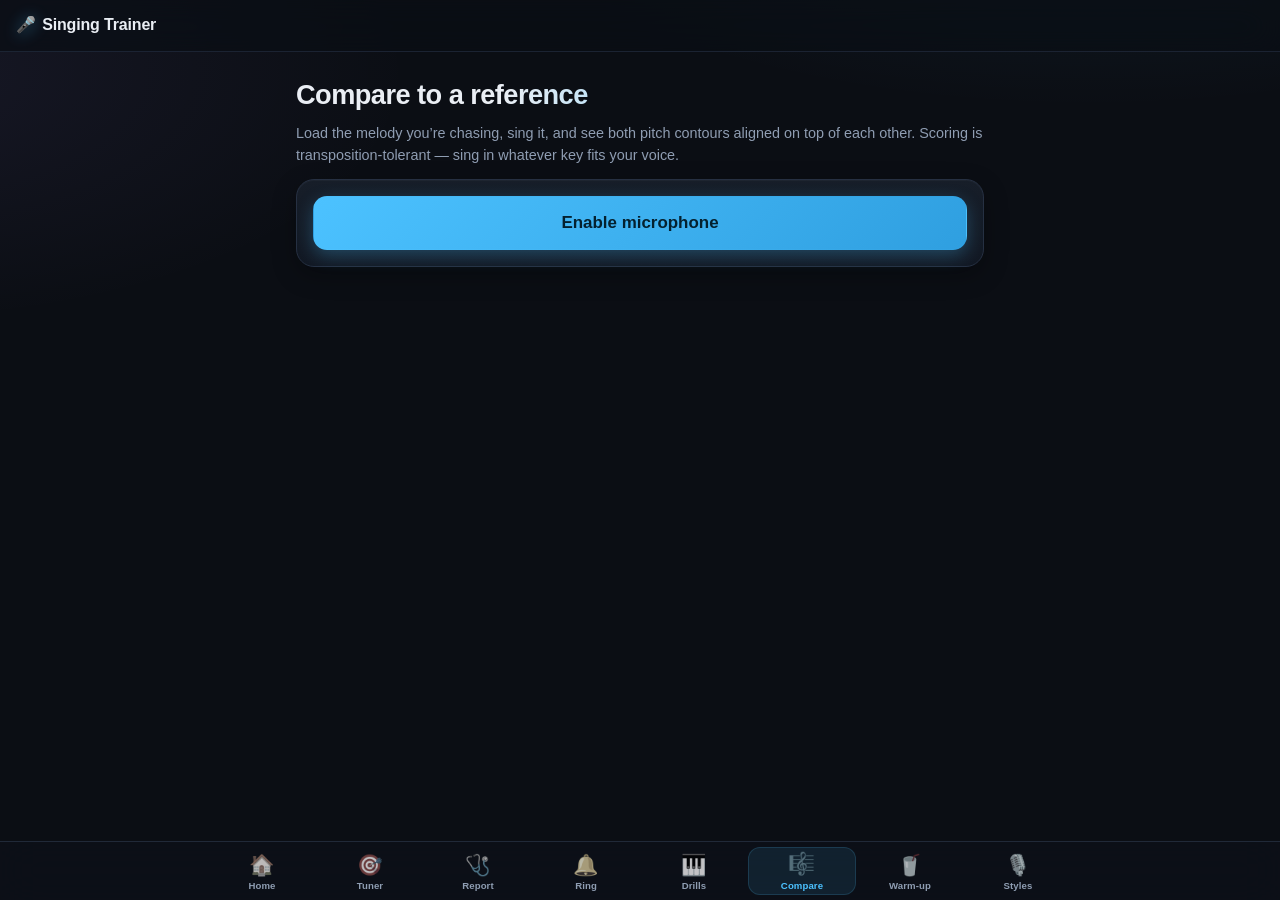
<file: compare.html>
<!DOCTYPE html>
<html lang="en">
<head>
<meta charset="utf-8">
<meta name="viewport" content="width=device-width, initial-scale=1">
<title>Singing Trainer</title>
<meta http-equiv="refresh" content="0;url=./#compare">
</head>
<body>
<p><a href="./#compare">Continue to the Singing Trainer</a></p>
<script>location.replace('./#' + 'compare');</script>
</body>
</html>
</file>
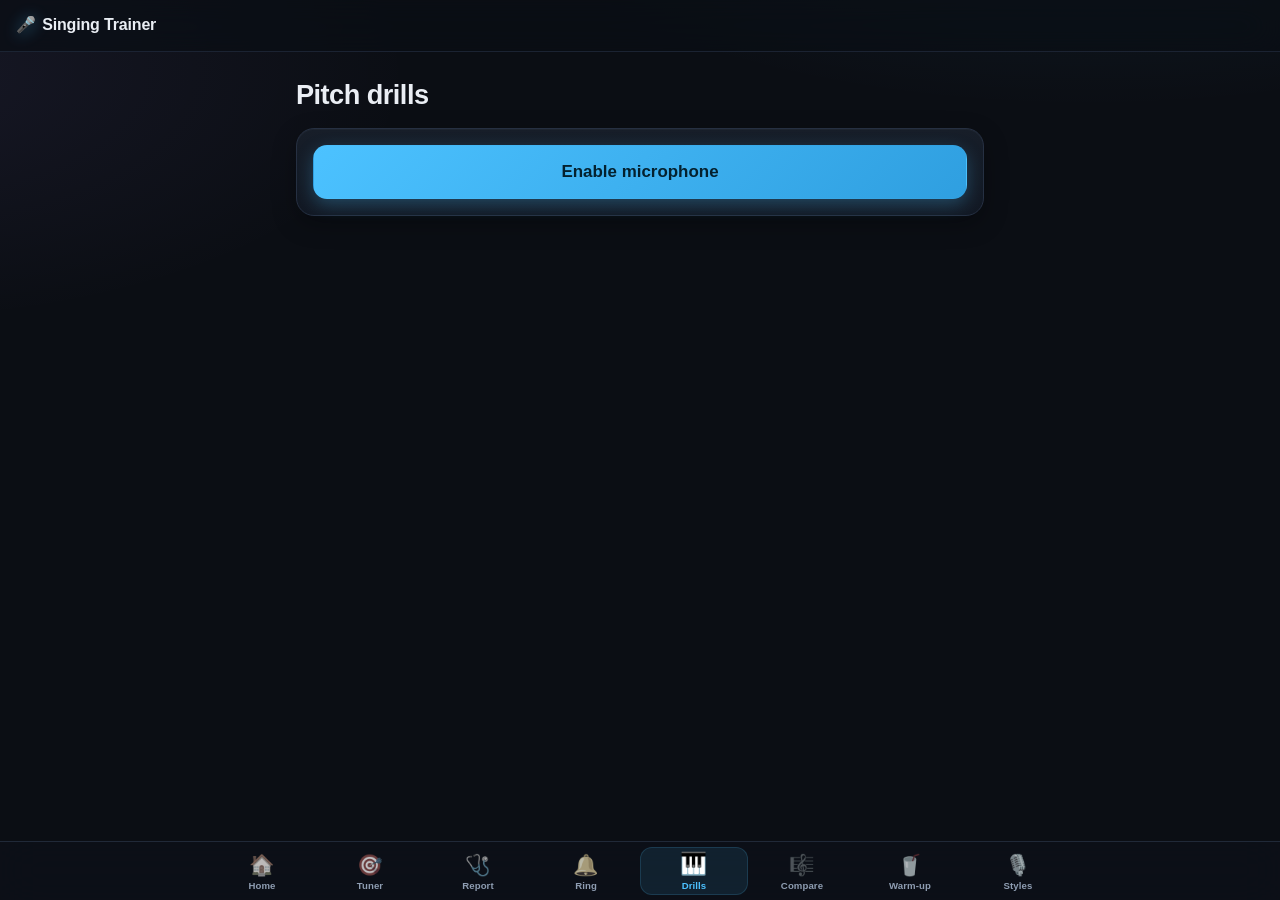
<file: exercises.html>
<!DOCTYPE html>
<html lang="en">
<head>
<meta charset="utf-8">
<meta name="viewport" content="width=device-width, initial-scale=1">
<title>Singing Trainer</title>
<meta http-equiv="refresh" content="0;url=./#drills">
</head>
<body>
<p><a href="./#drills">Continue to the Singing Trainer</a></p>
<script>location.replace('./#drills');</script>
</body>
</html>
</file>
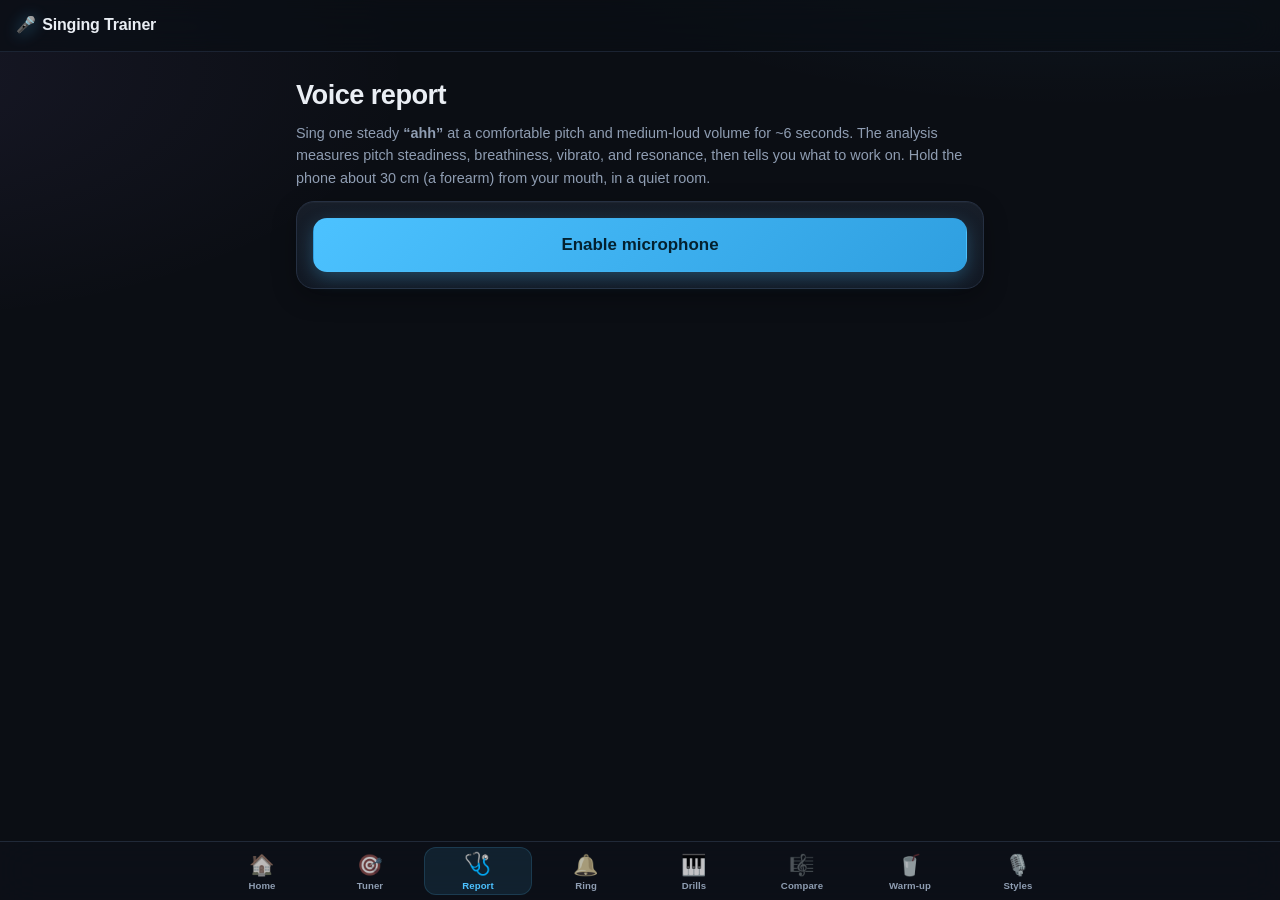
<file: report.html>
<!DOCTYPE html>
<html lang="en">
<head>
<meta charset="utf-8">
<meta name="viewport" content="width=device-width, initial-scale=1">
<title>Singing Trainer</title>
<meta http-equiv="refresh" content="0;url=./#report">
</head>
<body>
<p><a href="./#report">Continue to the Singing Trainer</a></p>
<script>location.replace('./#' + 'report');</script>
</body>
</html>
</file>
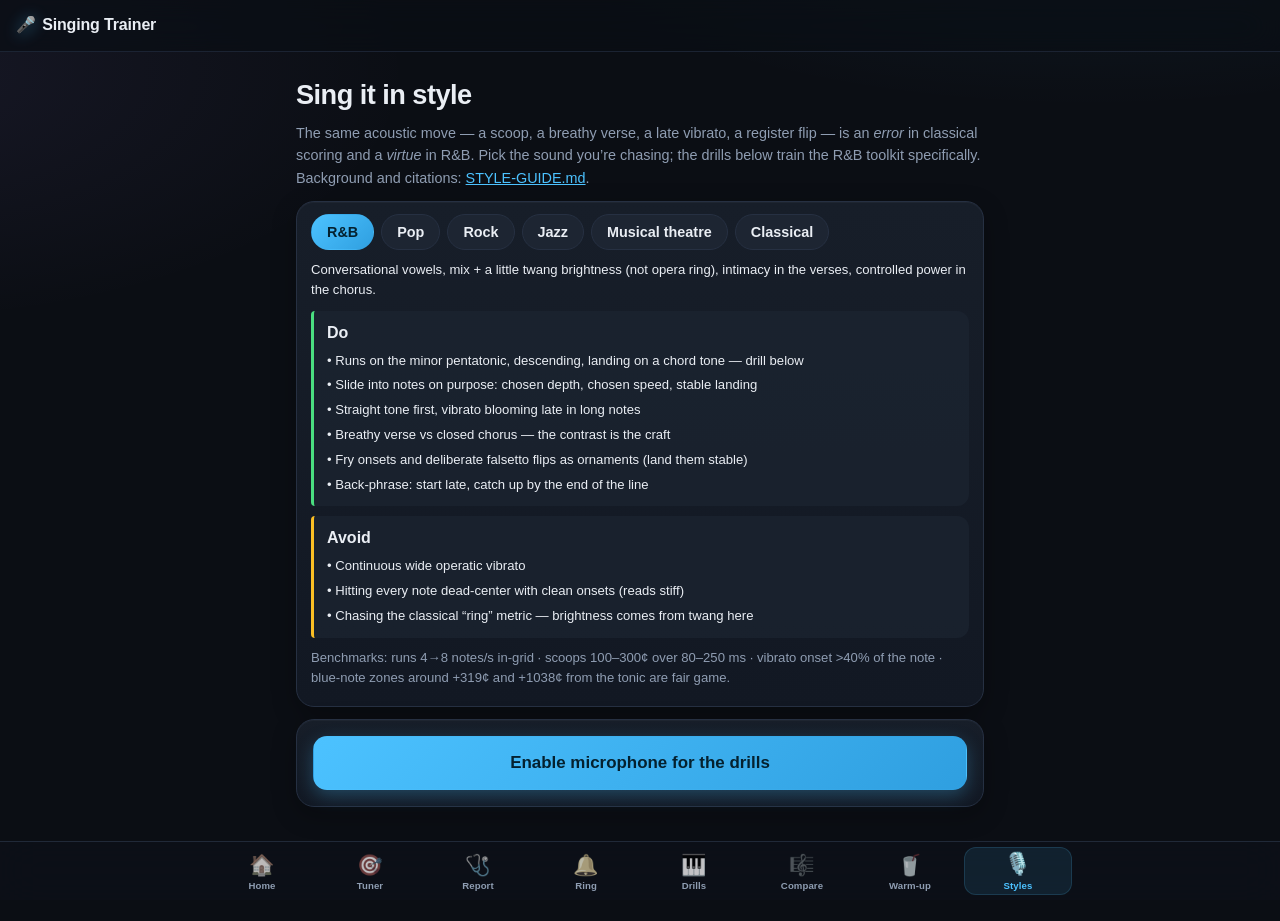
<file: styles.html>
<!DOCTYPE html>
<html lang="en">
<head>
<meta charset="utf-8">
<meta name="viewport" content="width=device-width, initial-scale=1">
<title>Singing Trainer</title>
<meta http-equiv="refresh" content="0;url=./#styles">
</head>
<body>
<p><a href="./#styles">Continue to the Singing Trainer</a></p>
<script>location.replace('./#' + 'styles');</script>
</body>
</html>
</file>
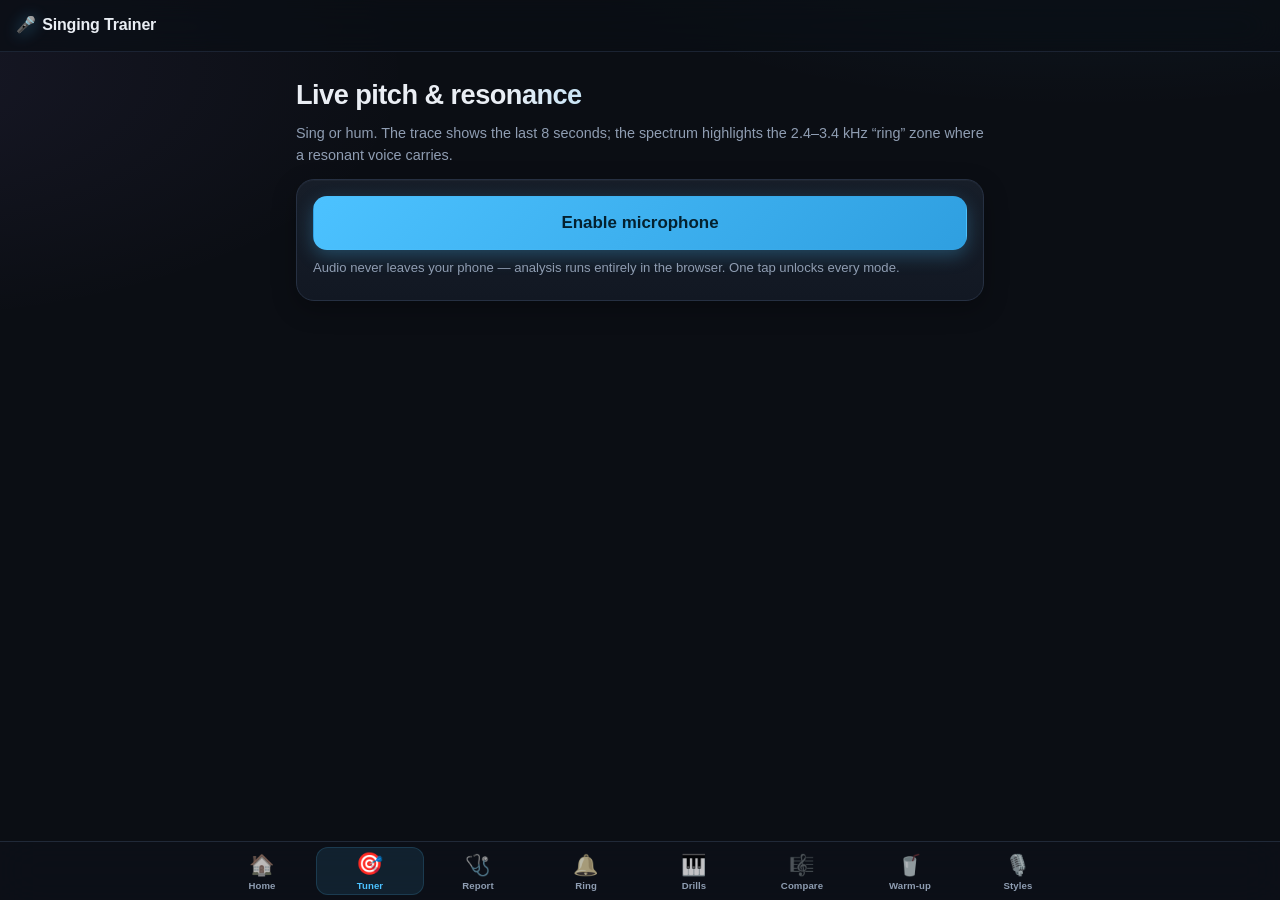
<file: tuner.html>
<!DOCTYPE html>
<html lang="en">
<head>
<meta charset="utf-8">
<meta name="viewport" content="width=device-width, initial-scale=1">
<title>Singing Trainer</title>
<meta http-equiv="refresh" content="0;url=./#tuner">
</head>
<body>
<p><a href="./#tuner">Continue to the Singing Trainer</a></p>
<script>location.replace('./#' + 'tuner');</script>
</body>
</html>
</file>
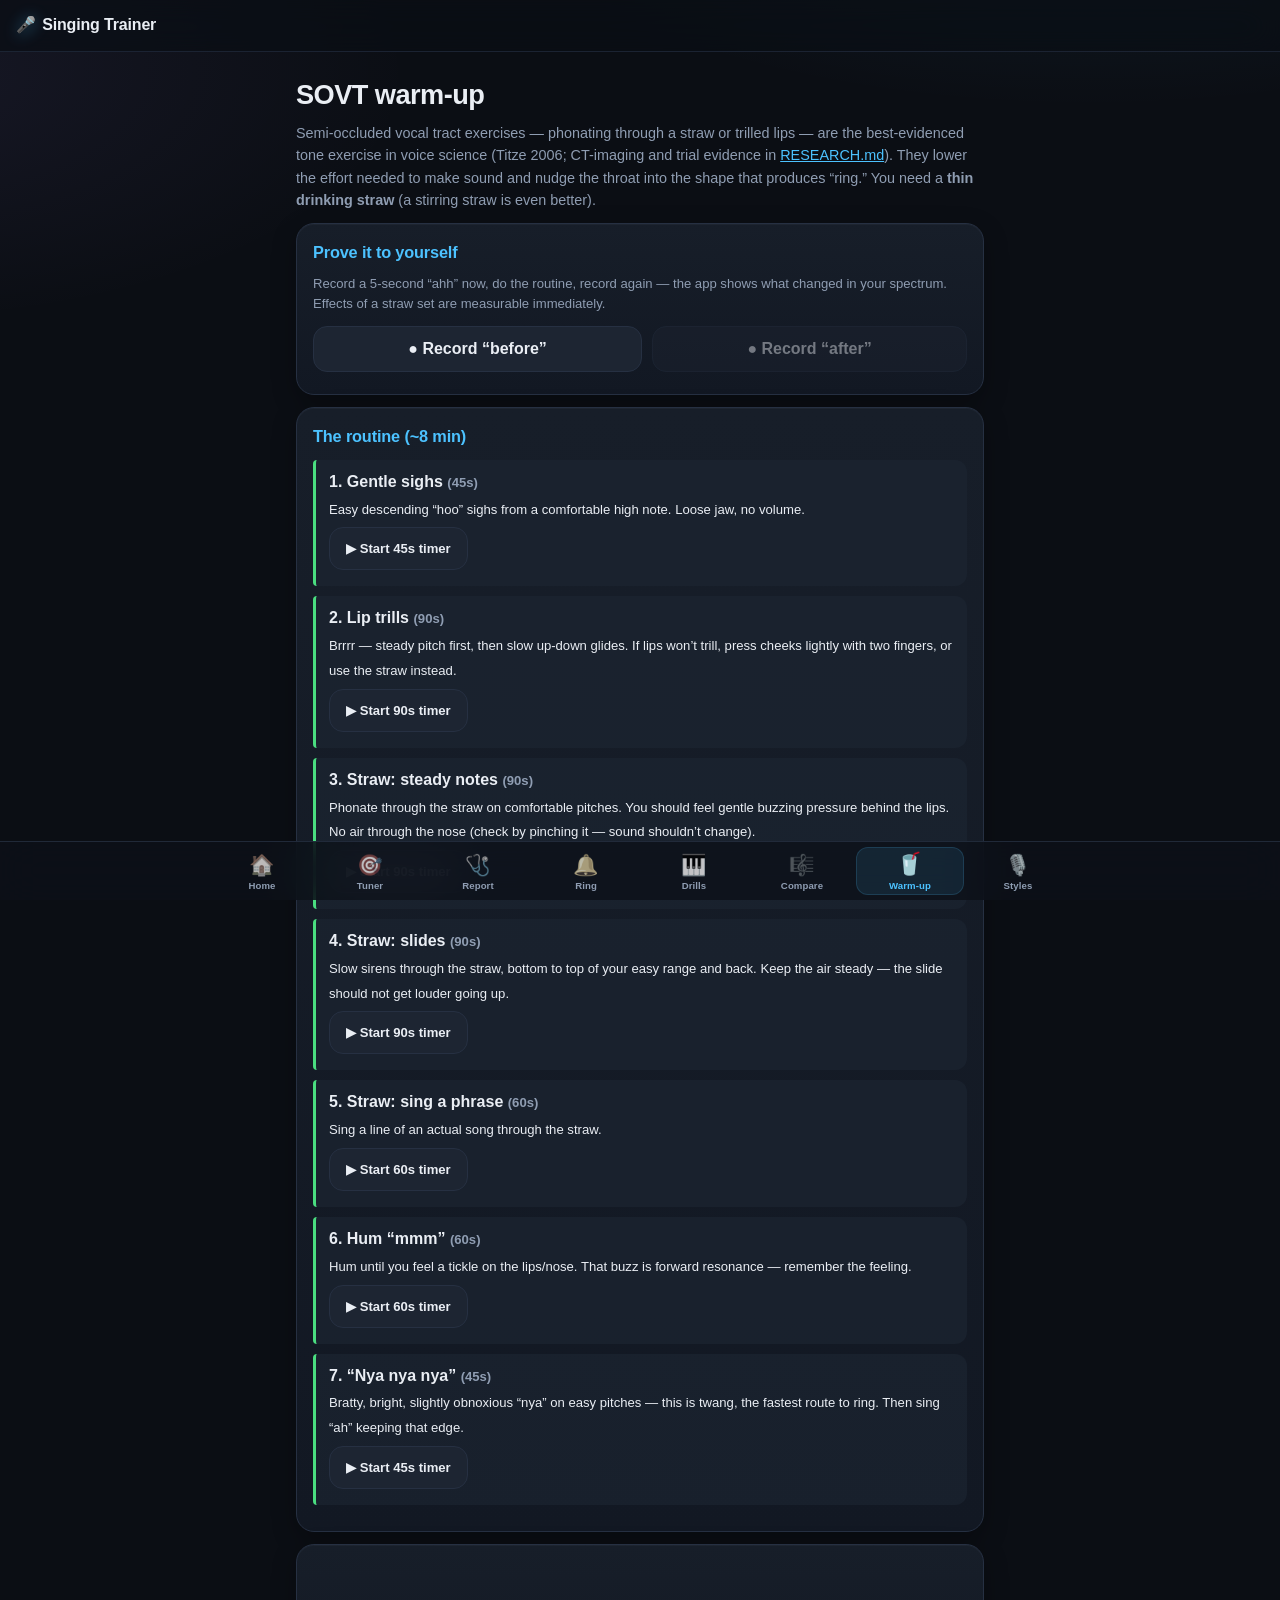
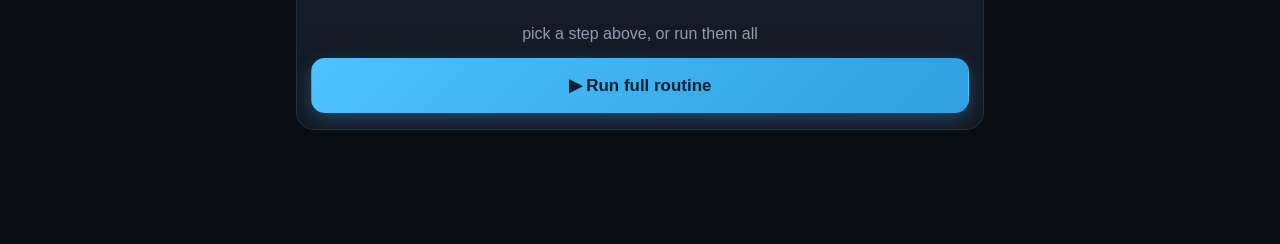
<file: warmup.html>
<!DOCTYPE html>
<html lang="en">
<head>
<meta charset="utf-8">
<meta name="viewport" content="width=device-width, initial-scale=1">
<title>Singing Trainer</title>
<meta http-equiv="refresh" content="0;url=./#warmup">
</head>
<body>
<p><a href="./#warmup">Continue to the Singing Trainer</a></p>
<script>location.replace('./#' + 'warmup');</script>
</body>
</html>
</file>
